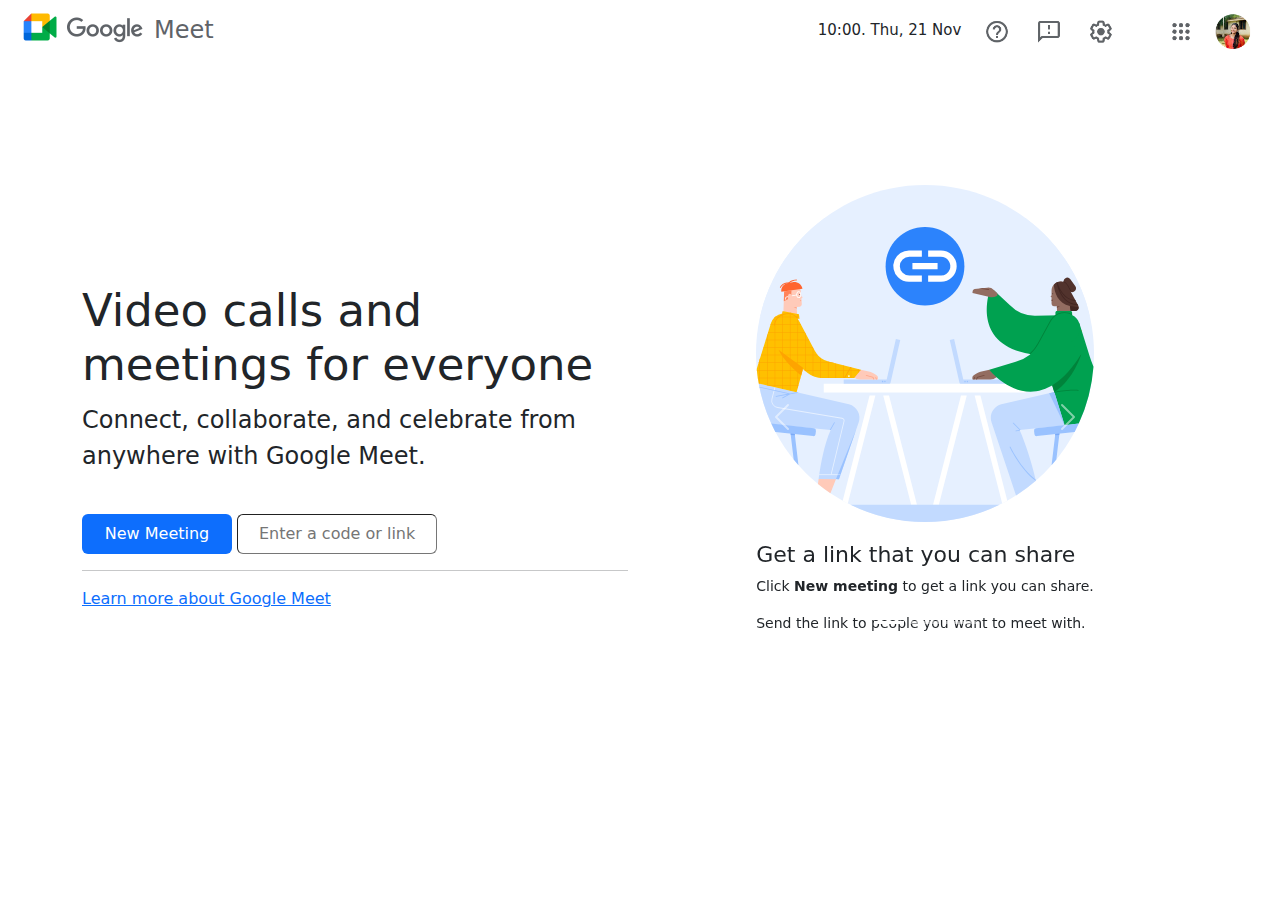
<file: index.html>
<!DOCTYPE html>
<html lang="en">
<head>
    <meta charset="UTF-8">
    <meta name="viewport" content="width=device-width, initial-scale=1.0">
    <title>Google Meet</title>
    <link rel="icon" href="google-meet-logo.png" type="image/icon">
    <link rel="stylesheet" href="style.css" type="text/css">
    <link href="https://cdn.jsdelivr.net/npm/bootstrap@5.3.2/dist/css/bootstrap.min.css" rel="stylesheet">
</head>

<body>
    <!-- Header -->
    <header class="header">
        <div class="header-left">
            <img class="header-left-img" src="header-left-img.png" alt="Logo">
            <p>Meet</p>
        </div>
        <div class="header-right">
            <div class="header-right-time">
                <p>10:00. Thu, 21 Nov</p>
            </div>
            <img class="header-right-img" src="header-right-img.png" alt="Profile">
        </div>
    </header>

    <!-- Main Content -->
    <div class="container">
        <div class="row">
            <!-- First Session -->
            <div class="col-12 col-md-6 first-session mt-4">
                <h1 class="first-heading">Video calls and meetings for everyone</h1>
                <p class="first-p  ">Connect, collaborate, and celebrate from anywhere with Google Meet.</p>
                <div class="new-meeting-container  ">
                    <button class="new-meeting-button bg-primary border-0 text-white rounded-2 mt-4 ">New Meeting</button>
                    <input class="new-meeting-input rounded border-1 text-center" type="text" placeholder="Enter a code or link">
                    <hr>
                    <a class="end mb-3" href="#">Learn more <span>about Google Meet</span></a>
                </div>
            </div>

            <!-- Second Session -->
            <div class="col-12 col-md-6 second-session mt-4">
                <div id="carouselExampleCaptions" class="carousel slide">
                    <div class="carousel-indicators">
                        <button type="button" data-bs-target="#carouselExampleCaptions" data-bs-slide-to="0" class="active" aria-current="true" aria-label="Slide 1"></button>
                        <button type="button" data-bs-target="#carouselExampleCaptions" data-bs-slide-to="1" aria-label="Slide 2"></button>
                        <button type="button" data-bs-target="#carouselExampleCaptions" data-bs-slide-to="2" aria-label="Slide 3"></button>
                    </div>
                    <div class="carousel-inner">
                        <div class="carousel-item active">
                            <img src="left-content-img.svg" class="d-block w-100" alt="...">
                            <h2 class="second-heading">Get a link that you can share</h2>
                            <p class="second-content-p">Click <strong>New meeting</strong> to get a link you can share.</p>
                            <p class="last-p">Send the link to people you want to meet with.</p>
                        </div>
                        <div class="carousel-item">
                            <img src="left-content-img2.svg" class="d-block w-100" alt="...">
                            <h2 class="second-heading text-center">Plan ahead</h2>
                            <p class="second-content-p">Use <strong>New meeting</strong> to schedule meetings in Google Calendar.</p>
                        </div>
                        <div class="carousel-item">
                            <img src="left-content-img3.svg" class="d-block w-100" alt="...">
                            <h2 class="second-heading text-center">Your meeting is safe</h2>
                            <p class="second-content-p">No one can join a meeting unless invited or admitted by the host.</p>
                        </div>
                    </div>
                    <button class="carousel-control-prev" type="button" data-bs-target="#carouselExampleCaptions" data-bs-slide="prev">
                        <span class="carousel-control-prev-icon" aria-hidden="true"></span>
                        <span class="visually-hidden">Previous</span>
                    </button>
                    <button class="carousel-control-next" type="button" data-bs-target="#carouselExampleCaptions" data-bs-slide="next">
                        <span class="carousel-control-next-icon" aria-hidden="true"></span>
                        <span class="visually-hidden">Next</span>
                    </button>
                </div>
            </div>
        </div>
    </div>

    <!-- Bootstrap JS -->
    <script src="https://cdn.jsdelivr.net/npm/bootstrap@5.3.2/dist/js/bootstrap.bundle.min.js"></script>
</body>
</html>
</file>
<file: style.css>
/* General Reset */
body {
    margin: 0;
    font-family: Arial, sans-serif;
}

/* Header Styles */
.header {
    display: flex;
    align-items: center;
    justify-content: space-between;
    padding: 10px 20px;
}

.header-left {
    display: flex;
    align-items: center;
}

.header-left img {
    height: 40px;
    margin-right: 10px;
}

.header-left p {
    font-size: 24px;
    margin: 0;
    color: #5f6368;
}

.header-right {
    display: flex;
    align-items: center;
}

.header-right-time p {
    font-size: 15px;
    margin: 0;
}

.header-right-img {
    height: 40px;
    margin-left: 10px;
    cursor: pointer;
}

/* Main Content Styles */
.container {
    margin-top: 80px;
}

.first-session {
    padding: 20px;
}

.first-heading {
    font-size: 45px;
    margin-top: 100px;

}

.new-meeting-container{
    height: 100px;
}

.first-p {
    margin-top: 10px;
    font-size: 24px;
}

.new-meeting-button{
    height: 40px;
    width: 150px;
}

.new-meeting-input{
    height: 40px;
    width: 200px;

}

.second-session {
    display: flex;
    justify-content: center;
    align-items: center;
    padding: 20px;
}

/* Carousel Styles */
.second-heading {
    font-size: 22px;
    margin-top: 20px;
}

.second-content-p, .last-p {
    font-size: 14px;
}

/* Responsive Styles */
@media (max-width: 660px) {
    .row {
        flex-direction: column; 
    }

    .second-session {
        margin-top: 20px; 
    }
}
</file>
